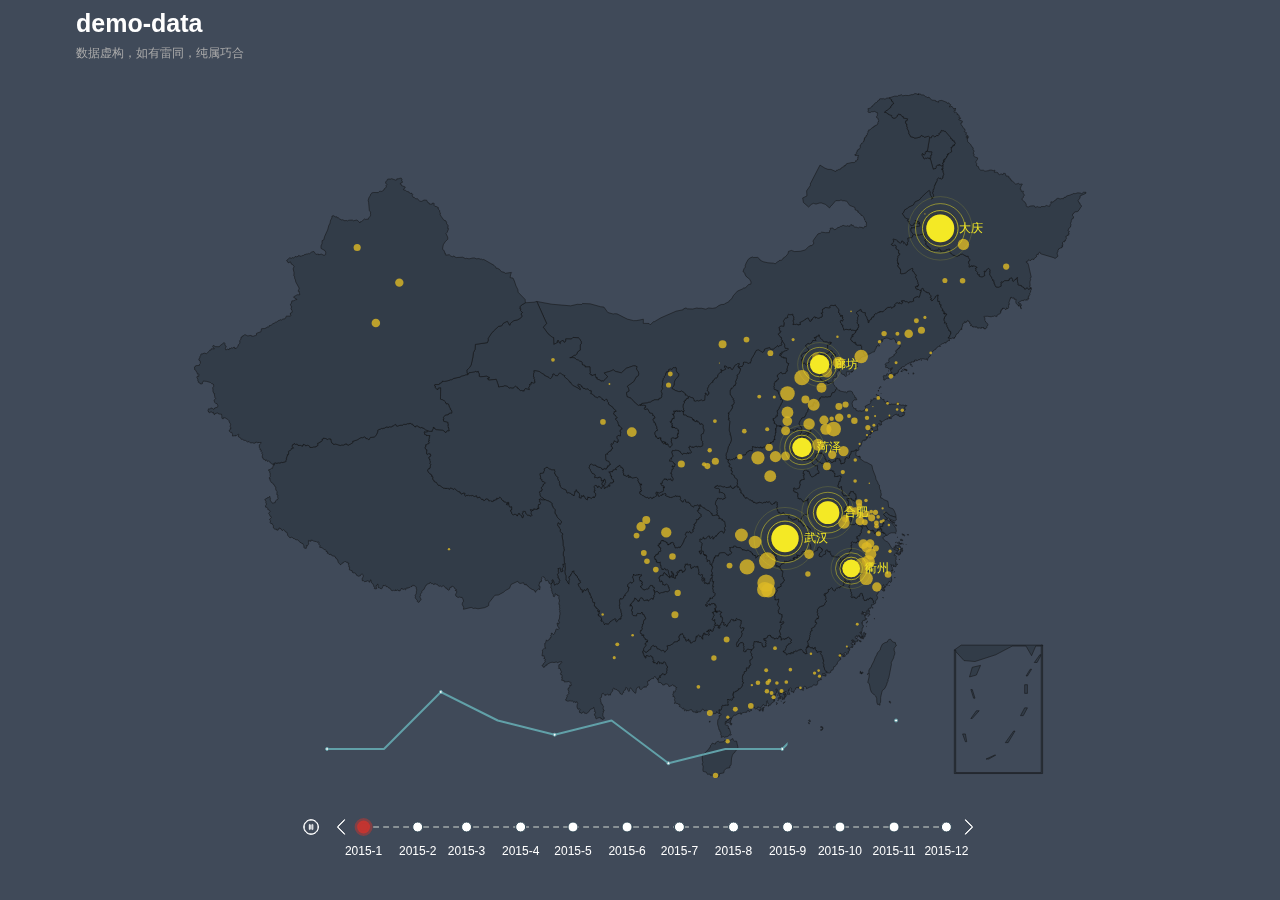
<file: index.html>
<!DOCTYPE html>
<html>
<header>
    <meta charset="utf-8">
    <title>地图demo</title>
    <script type="text/javascript" src="static/lib/echarts.min.js"></script>
    <script type="text/javascript" src="static/lib/china.js"></script>
    <!--<script type="text/javascript" src='static/lib/timelineOption.js'></script>-->
    <script type="text/javascript" src='static/js/map-data.js'></script>
</header>
<body style='background-color:#404a59;'>
    <center style='height:95vh; width: 90%; margin:0 auto;'>
        <div id='chartArea_map' style='height:100%;width:100%;float:left;'></div>
    </center>
    <!--<script type="text/javascript" src="static/js/map-timeline.js"></script> -->
    <script type="text/javascript" src="static/js/map-point.js"></script>
</body>
</html>
</file>
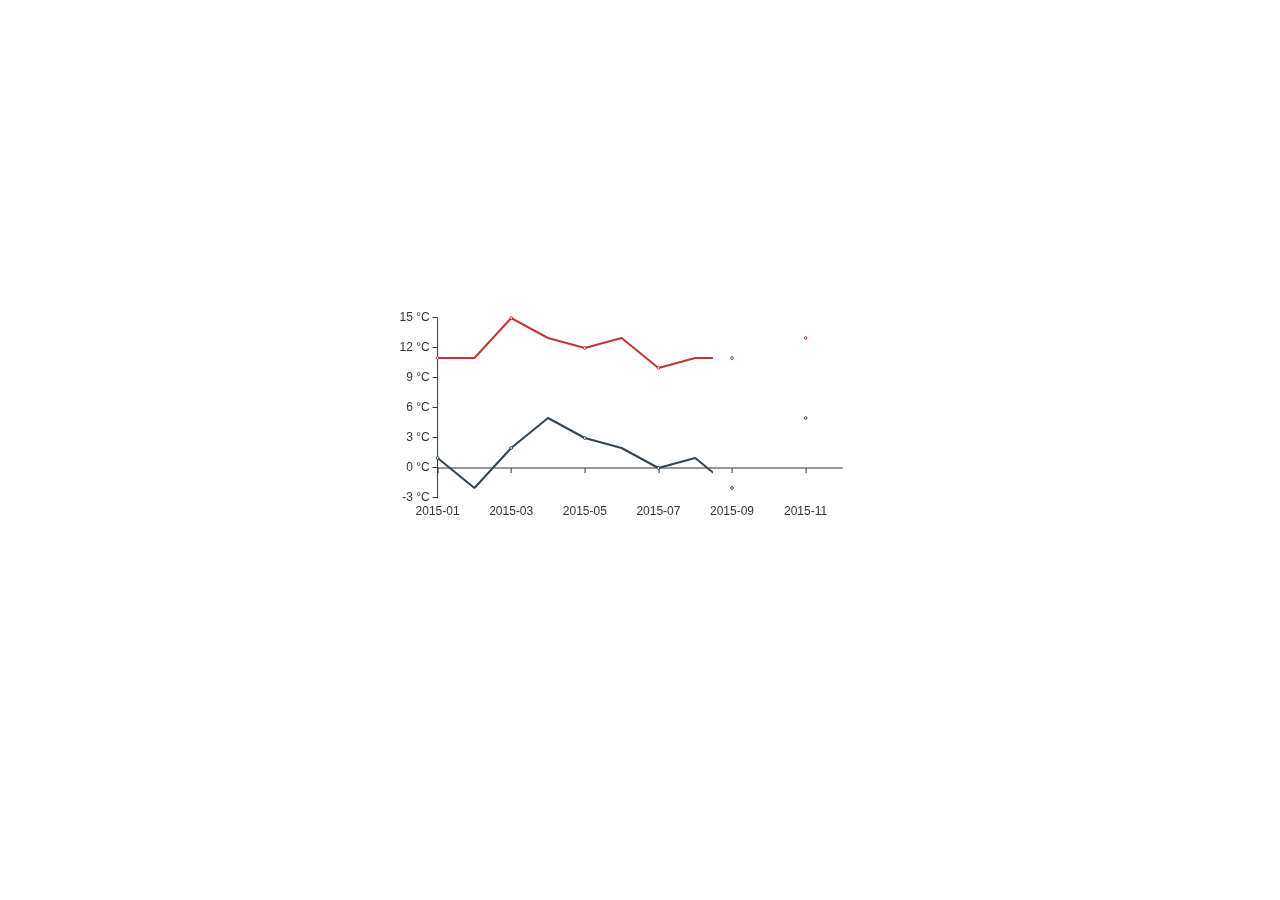
<file: click-try.html>
﻿<html>
<head>
	<link type="text/css" rel="Stylesheet" href="static/css/imageflow.css" />
	<script type="text/javascript" src="static/lib/echarts.min.js"></script>
	<script type="text/javascript" src="static/lib/imageflow.js"></script>
</head>
<body>
	<center>
		<div id="LoopDiv" style=" width:60%;">
			<input id="S_Num" type="hidden" value="8" />
			<div id="starsIF" class="imageflow">
				<img src="static/images/1.jpg" width="350" height="200"/>
				<img src="static/images/2.jpg" width="350" height="200"/>
				<img src="static/images/3.jpg" width="350" height="200"/>
				<img src="static/images/4.jpg" width="350" height="200"/>
				<img src="static/images/5.jpg" width="350" height="200"/>
				<img src="static/images/6.jpg" width="350" height="200"/>
				<img src="static/images/7.jpg" width="350" height="200"/>
				<img src="static/images/8.jpg" width="350" height="200"/>
				<img src="static/images/9.jpg" width="350" height="200"/>
				<img src="static/images/10.jpg" width="350" height="200"/>
				<img src="static/images/11.jpg" width="350" height="200"/>
				<img src="static/images/12.jpg" width="350" height="200"/>
			</div>
		</div>
		<div id="con1" style=" width:40%; height:300px;"></div>
	</center>
	<script type="text/javascript" src="static/js/chart2.js"></script>
</body>
</html>
</file>
<file: static/css/imageflow.css>
@charset "utf-8";
.imageflow{overflow:hidden; position:relative; text-align:left; visibility:hidden; width:100%; height: 250px;}
.imageflow img{border:none; position:absolute; top:0px; visibility:hidden; -ms-interpolation-mode:bicubic}
.imageflow p{margin:0 auto; text-align:center}
.imageflow .loading{border:1px solid #ccc; height:15px; left:50%; margin-left:-106px; padding:5px; position:relative; visibility:visible; width:200px}
.imageflow .loading_bar{background:#ccc; height:15px; visibility:visible; width:1%}
.imageflow .caption{font-weight:bold; position:relative; text-align:center; z-index:10000}
.imageflow .scrollbar{border-bottom:1px solid #b3b3b3; position:relative; visibility:hidden; z-index:10001; height:1px}
.imageflow .images{overflow:hidden; white-space:nowrap}
.imageflow .button{cursor:pointer; height:17px; position:relative; width:17px}
.imageflow .previous{background:url(../../Images/Index/button_left.png) top left no-repeat; float:left; margin:-7px 0 0 -30px}
.imageflow .next{background:url(../../Images/Index/button_right.png) top left no-repeat; float:right; margin:-7px -30px 0 30px}
</file>
